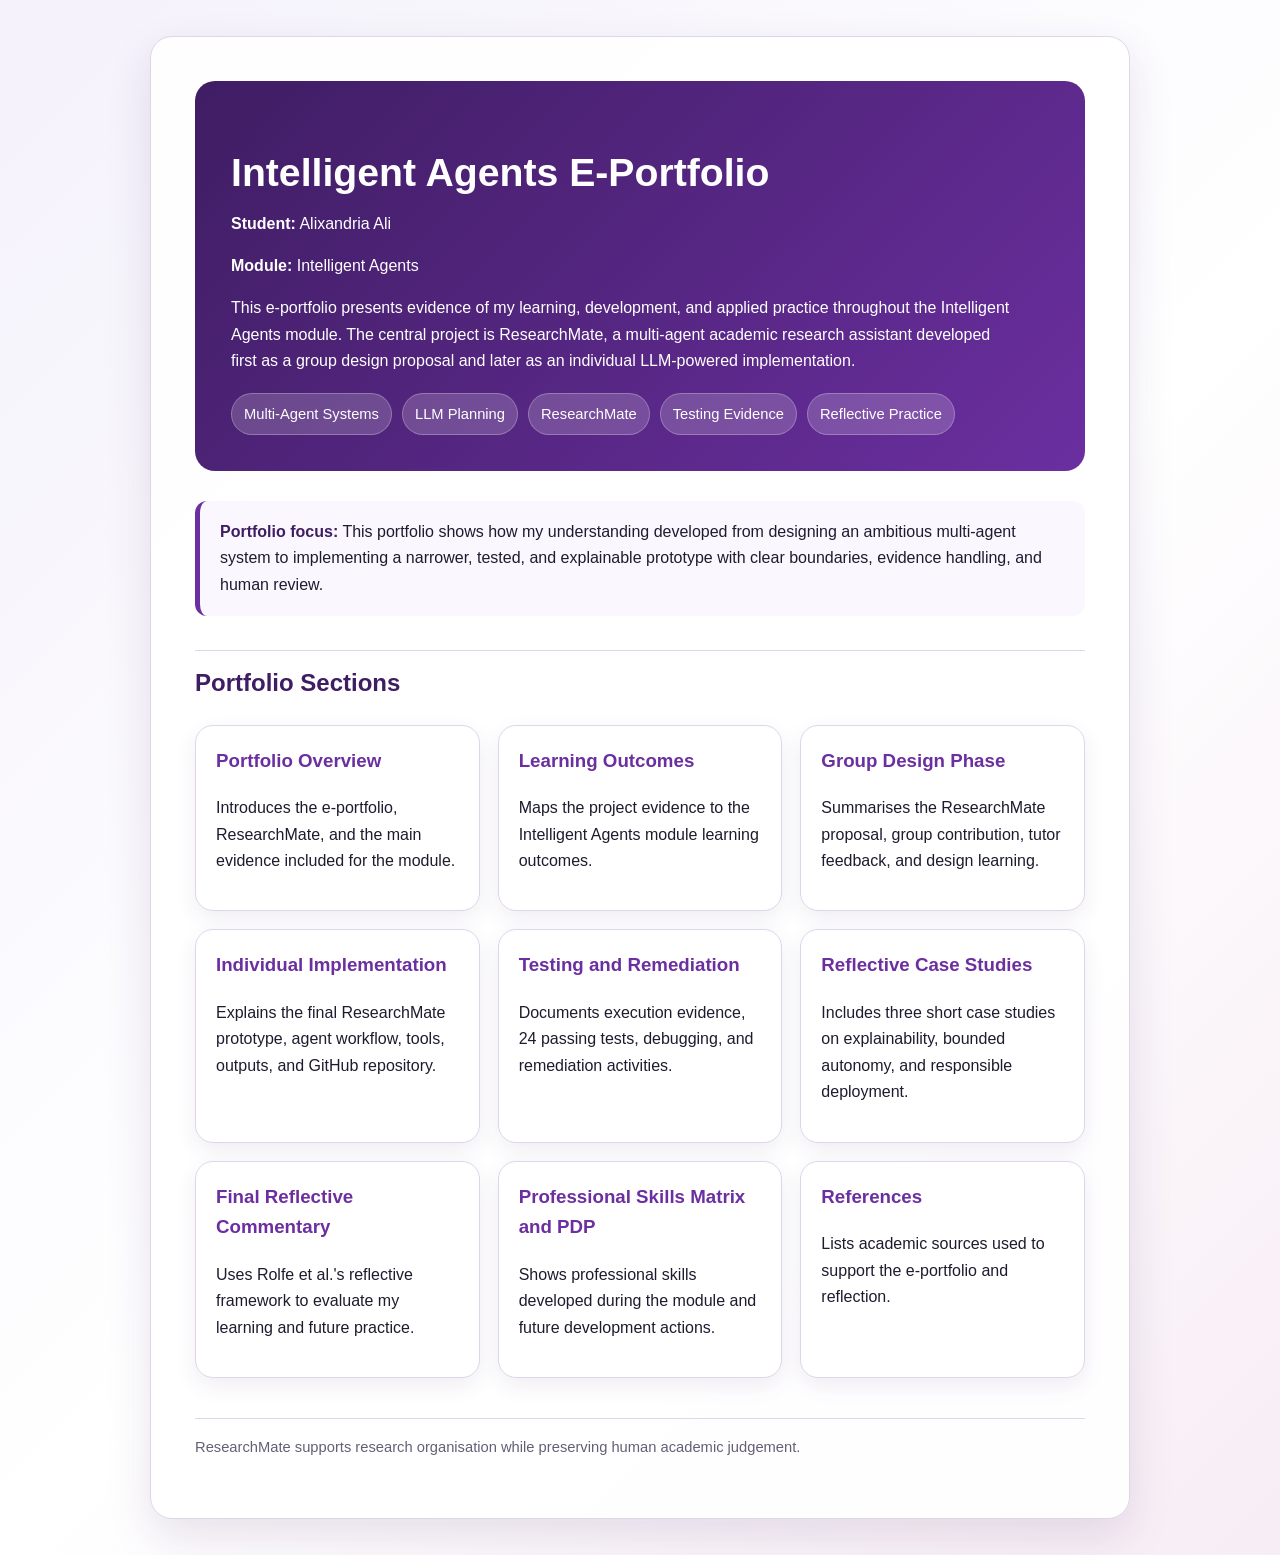
<file: index.html>
﻿<!DOCTYPE html>
<html lang="en">
<head>
  <meta charset="UTF-8">
  <title>Intelligent Agents E-Portfolio | Alixandria Ali</title>
  <link rel="stylesheet" href="style.css">
</head>
<body>
  <main>
    <section class="hero">
      <h1>Intelligent Agents E-Portfolio</h1>
      <p><strong>Student:</strong> Alixandria Ali</p>
      <p><strong>Module:</strong> Intelligent Agents</p>
      <p>
        This e-portfolio presents evidence of my learning, development, and applied practice throughout the Intelligent Agents module.
        The central project is ResearchMate, a multi-agent academic research assistant developed first as a group design proposal and later as an individual LLM-powered implementation.
      </p>

      <div class="badge-row">
        <span class="badge">Multi-Agent Systems</span>
        <span class="badge">LLM Planning</span>
        <span class="badge">ResearchMate</span>
        <span class="badge">Testing Evidence</span>
        <span class="badge">Reflective Practice</span>
      </div>
    </section>

    <section class="callout">
      <strong>Portfolio focus:</strong> This portfolio shows how my understanding developed from designing an ambitious multi-agent system to implementing a narrower, tested, and explainable prototype with clear boundaries, evidence handling, and human review.
    </section>

    <h2>Portfolio Sections</h2>

    <div class="card-grid">
      <div class="card">
        <h3><a href="portfolio-overview.html">Portfolio Overview</a></h3>
        <p>Introduces the e-portfolio, ResearchMate, and the main evidence included for the module.</p>
      </div>

      <div class="card">
        <h3><a href="learning-outcomes.html">Learning Outcomes</a></h3>
        <p>Maps the project evidence to the Intelligent Agents module learning outcomes.</p>
      </div>

      <div class="card">
        <h3><a href="group-project.html">Group Design Phase</a></h3>
        <p>Summarises the ResearchMate proposal, group contribution, tutor feedback, and design learning.</p>
      </div>

      <div class="card">
        <h3><a href="individual-implementation.html">Individual Implementation</a></h3>
        <p>Explains the final ResearchMate prototype, agent workflow, tools, outputs, and GitHub repository.</p>
      </div>

      <div class="card">
        <h3><a href="testing-remediation.html">Testing and Remediation</a></h3>
        <p>Documents execution evidence, 24 passing tests, debugging, and remediation activities.</p>
      </div>

      <div class="card">
        <h3><a href="case-studies.html">Reflective Case Studies</a></h3>
        <p>Includes three short case studies on explainability, bounded autonomy, and responsible deployment.</p>
      </div>

      <div class="card">
        <h3><a href="reflection.html">Final Reflective Commentary</a></h3>
        <p>Uses Rolfe et al.'s reflective framework to evaluate my learning and future practice.</p>
      </div>

      <div class="card">
        <h3><a href="skills-matrix.html">Professional Skills Matrix and PDP</a></h3>
        <p>Shows professional skills developed during the module and future development actions.</p>
      </div>

      <div class="card">
        <h3><a href="references.html">References</a></h3>
        <p>Lists academic sources used to support the e-portfolio and reflection.</p>
      </div>
    </div>

    <p class="footer-note">
      ResearchMate supports research organisation while preserving human academic judgement.
    </p>
  </main>
</body>
</html>
</file>
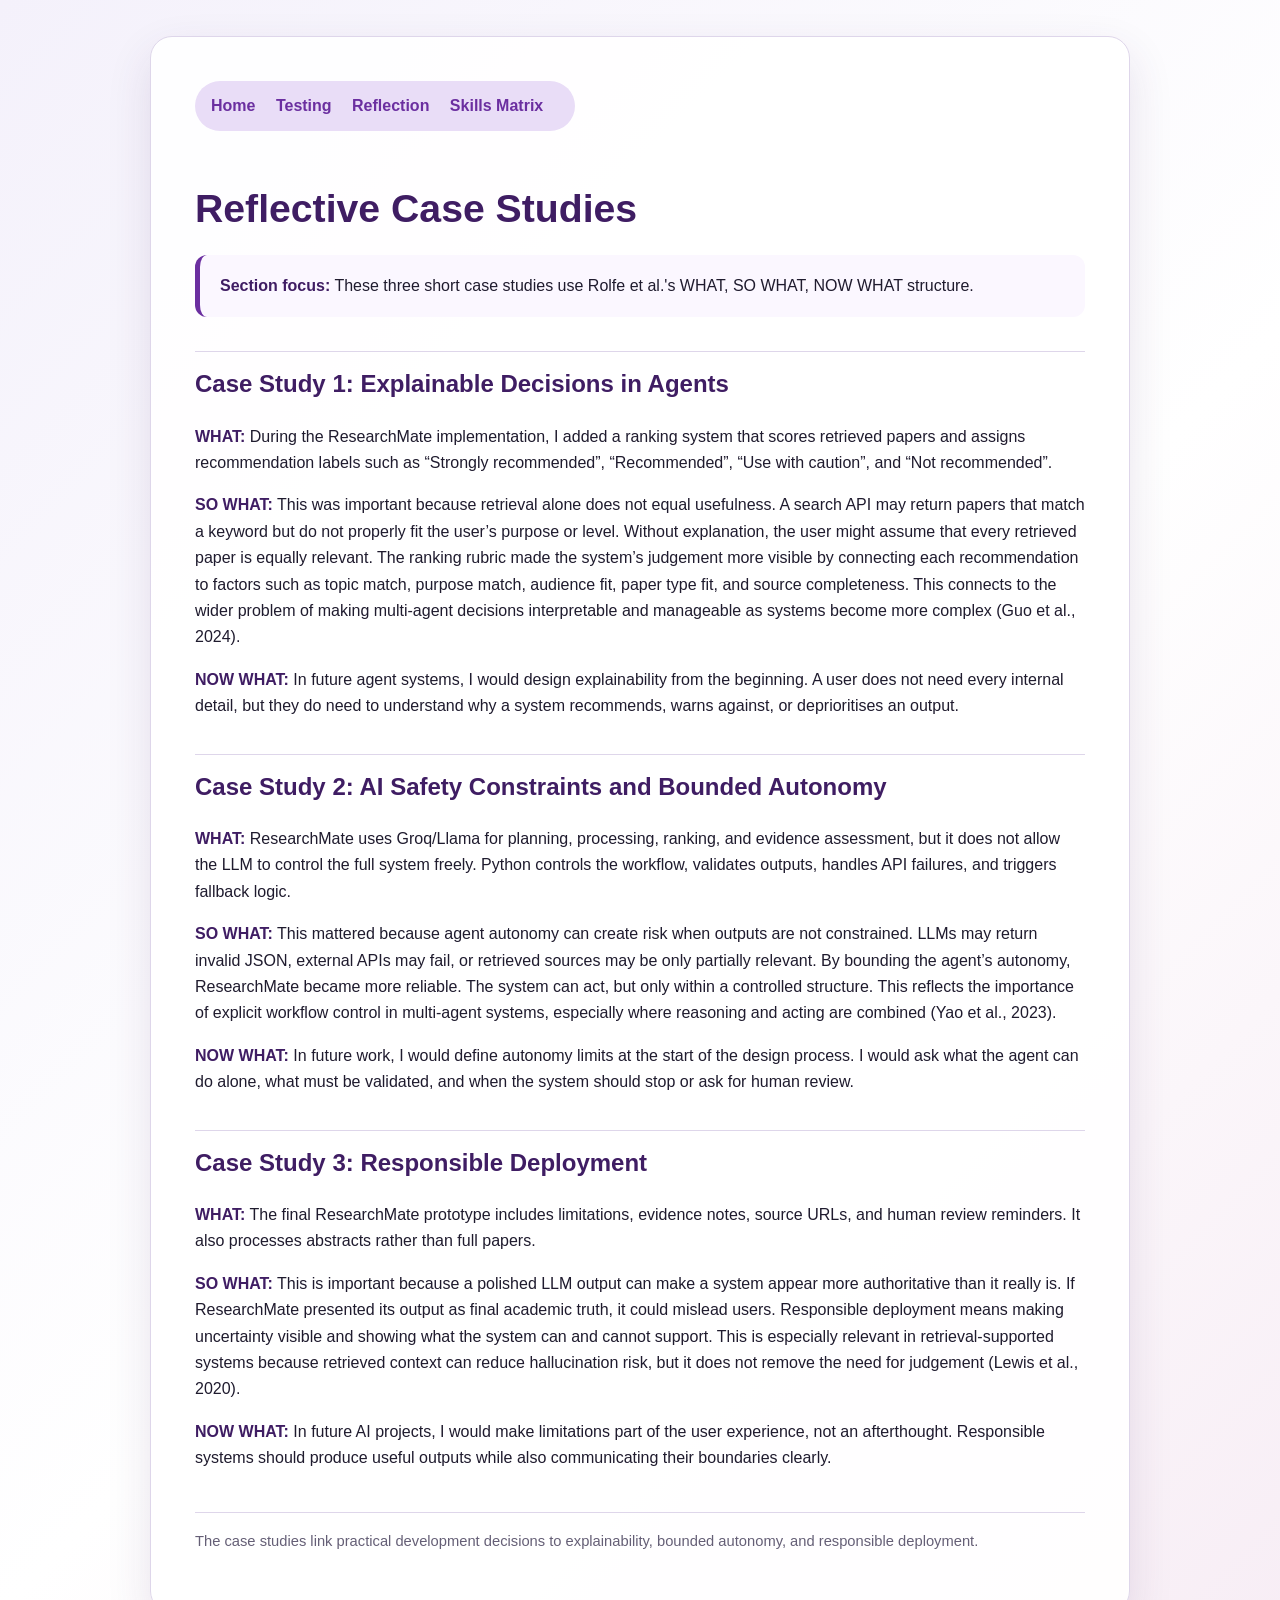
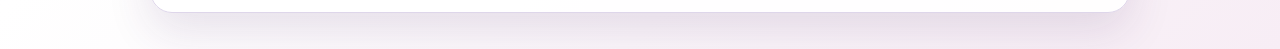
<file: case-studies.html>
﻿<!DOCTYPE html>
<html lang="en">
<head>
  <meta charset="UTF-8">
  <title>Reflective Case Studies | Intelligent Agents E-Portfolio</title>
  <link rel="stylesheet" href="style.css">
</head>
<body>
<main>
<nav>
  <a href="index.html">Home</a>
  <a href="testing-remediation.html">Testing</a>
  <a href="reflection.html">Reflection</a>
  <a href="skills-matrix.html">Skills Matrix</a>
</nav>

<h1>Reflective Case Studies</h1>

<section class="callout">
  <strong>Section focus:</strong> These three short case studies use Rolfe et al.'s WHAT, SO WHAT, NOW WHAT structure.
</section>

<h2>Case Study 1: Explainable Decisions in Agents</h2>
<p><strong>WHAT:</strong> During the ResearchMate implementation, I added a ranking system that scores retrieved papers and assigns recommendation labels such as “Strongly recommended”, “Recommended”, “Use with caution”, and “Not recommended”.</p>

<p><strong>SO WHAT:</strong> This was important because retrieval alone does not equal usefulness. A search API may return papers that match a keyword but do not properly fit the user’s purpose or level. Without explanation, the user might assume that every retrieved paper is equally relevant. The ranking rubric made the system’s judgement more visible by connecting each recommendation to factors such as topic match, purpose match, audience fit, paper type fit, and source completeness. This connects to the wider problem of making multi-agent decisions interpretable and manageable as systems become more complex (Guo et al., 2024).</p>

<p><strong>NOW WHAT:</strong> In future agent systems, I would design explainability from the beginning. A user does not need every internal detail, but they do need to understand why a system recommends, warns against, or deprioritises an output.</p>

<h2>Case Study 2: AI Safety Constraints and Bounded Autonomy</h2>
<p><strong>WHAT:</strong> ResearchMate uses Groq/Llama for planning, processing, ranking, and evidence assessment, but it does not allow the LLM to control the full system freely. Python controls the workflow, validates outputs, handles API failures, and triggers fallback logic.</p>

<p><strong>SO WHAT:</strong> This mattered because agent autonomy can create risk when outputs are not constrained. LLMs may return invalid JSON, external APIs may fail, or retrieved sources may be only partially relevant. By bounding the agent’s autonomy, ResearchMate became more reliable. The system can act, but only within a controlled structure. This reflects the importance of explicit workflow control in multi-agent systems, especially where reasoning and acting are combined (Yao et al., 2023).</p>

<p><strong>NOW WHAT:</strong> In future work, I would define autonomy limits at the start of the design process. I would ask what the agent can do alone, what must be validated, and when the system should stop or ask for human review.</p>

<h2>Case Study 3: Responsible Deployment</h2>
<p><strong>WHAT:</strong> The final ResearchMate prototype includes limitations, evidence notes, source URLs, and human review reminders. It also processes abstracts rather than full papers.</p>

<p><strong>SO WHAT:</strong> This is important because a polished LLM output can make a system appear more authoritative than it really is. If ResearchMate presented its output as final academic truth, it could mislead users. Responsible deployment means making uncertainty visible and showing what the system can and cannot support. This is especially relevant in retrieval-supported systems because retrieved context can reduce hallucination risk, but it does not remove the need for judgement (Lewis et al., 2020).</p>

<p><strong>NOW WHAT:</strong> In future AI projects, I would make limitations part of the user experience, not an afterthought. Responsible systems should produce useful outputs while also communicating their boundaries clearly.</p>

<p class="footer-note">The case studies link practical development decisions to explainability, bounded autonomy, and responsible deployment.</p>
</main>
</body>
</html>
</file>
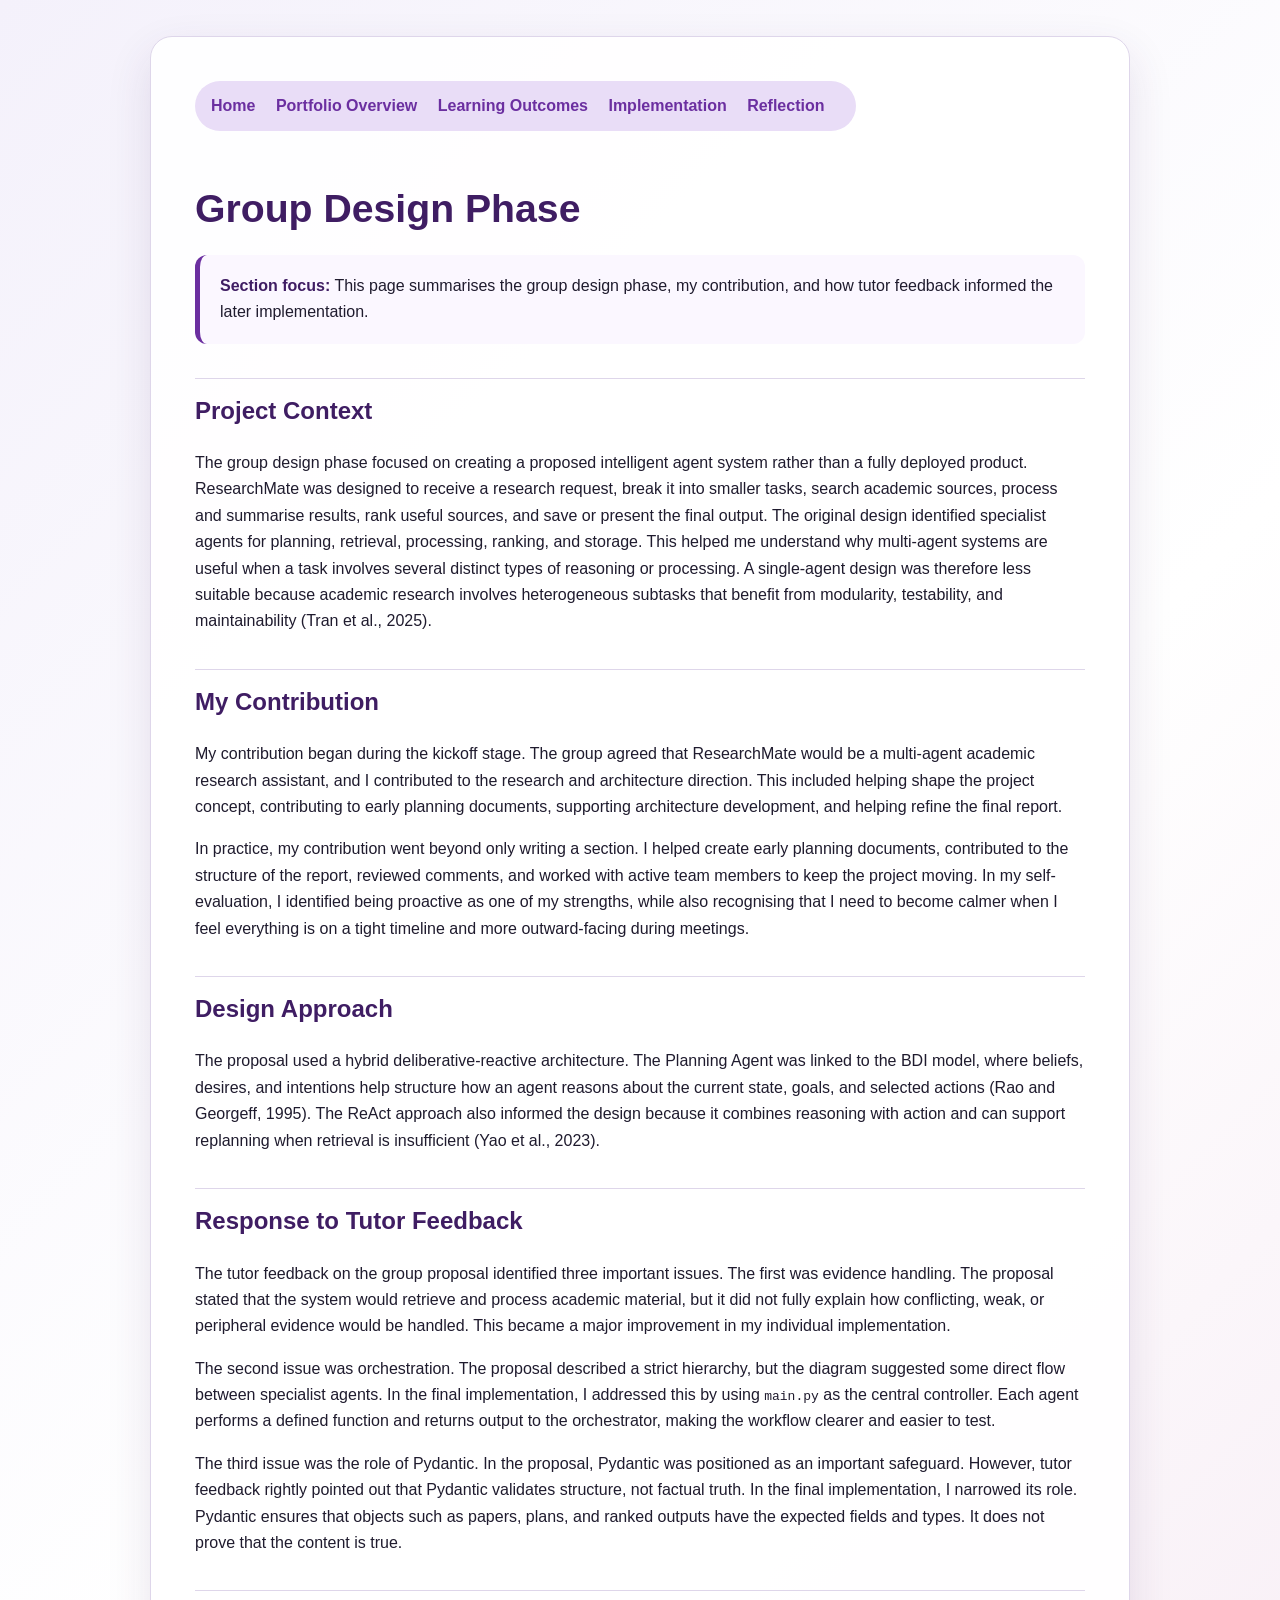
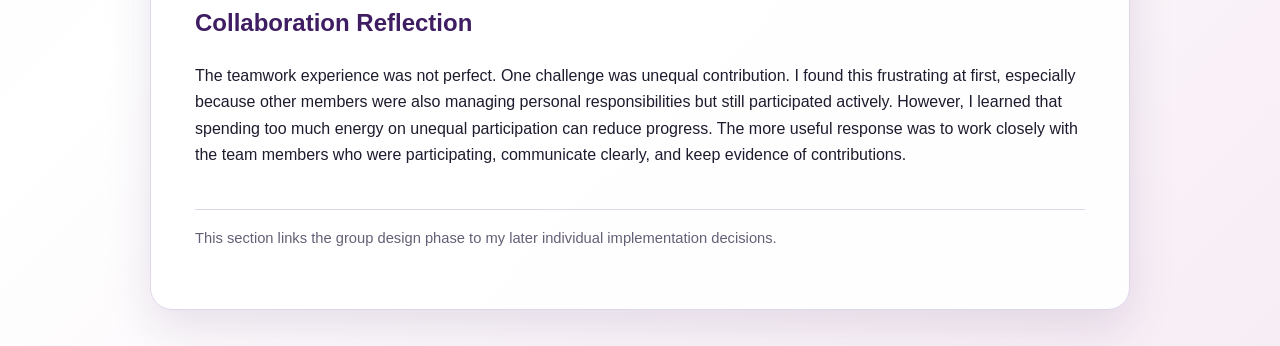
<file: group-project.html>
﻿<!DOCTYPE html>
<html lang="en">
<head>
  <meta charset="UTF-8">
  <title>Group Design Phase | Intelligent Agents E-Portfolio</title>
  <link rel="stylesheet" href="style.css">
</head>
<body>
<main>
<nav>
  <a href="index.html">Home</a>
  <a href="portfolio-overview.html">Portfolio Overview</a>
  <a href="learning-outcomes.html">Learning Outcomes</a>
  <a href="individual-implementation.html">Implementation</a>
  <a href="reflection.html">Reflection</a>
</nav>

<h1>Group Design Phase</h1>

<section class="callout">
  <strong>Section focus:</strong> This page summarises the group design phase, my contribution, and how tutor feedback informed the later implementation.
</section>

<h2>Project Context</h2>
<p>
The group design phase focused on creating a proposed intelligent agent system rather than a fully deployed product. ResearchMate was designed to receive a research request, break it into smaller tasks, search academic sources, process and summarise results, rank useful sources, and save or present the final output. The original design identified specialist agents for planning, retrieval, processing, ranking, and storage. This helped me understand why multi-agent systems are useful when a task involves several distinct types of reasoning or processing. A single-agent design was therefore less suitable because academic research involves heterogeneous subtasks that benefit from modularity, testability, and maintainability (Tran et al., 2025).
</p>

<h2>My Contribution</h2>
<p>
My contribution began during the kickoff stage. The group agreed that ResearchMate would be a multi-agent academic research assistant, and I contributed to the research and architecture direction. This included helping shape the project concept, contributing to early planning documents, supporting architecture development, and helping refine the final report.
</p>

<p>
In practice, my contribution went beyond only writing a section. I helped create early planning documents, contributed to the structure of the report, reviewed comments, and worked with active team members to keep the project moving. In my self-evaluation, I identified being proactive as one of my strengths, while also recognising that I need to become calmer when I feel everything is on a tight timeline and more outward-facing during meetings.
</p>

<h2>Design Approach</h2>
<p>
The proposal used a hybrid deliberative-reactive architecture. The Planning Agent was linked to the BDI model, where beliefs, desires, and intentions help structure how an agent reasons about the current state, goals, and selected actions (Rao and Georgeff, 1995). The ReAct approach also informed the design because it combines reasoning with action and can support replanning when retrieval is insufficient (Yao et al., 2023).
</p>

<h2>Response to Tutor Feedback</h2>
<p>
The tutor feedback on the group proposal identified three important issues. The first was evidence handling. The proposal stated that the system would retrieve and process academic material, but it did not fully explain how conflicting, weak, or peripheral evidence would be handled. This became a major improvement in my individual implementation.
</p>

<p>
The second issue was orchestration. The proposal described a strict hierarchy, but the diagram suggested some direct flow between specialist agents. In the final implementation, I addressed this by using <code>main.py</code> as the central controller. Each agent performs a defined function and returns output to the orchestrator, making the workflow clearer and easier to test.
</p>

<p>
The third issue was the role of Pydantic. In the proposal, Pydantic was positioned as an important safeguard. However, tutor feedback rightly pointed out that Pydantic validates structure, not factual truth. In the final implementation, I narrowed its role. Pydantic ensures that objects such as papers, plans, and ranked outputs have the expected fields and types. It does not prove that the content is true.
</p>

<h2>Collaboration Reflection</h2>
<p>
The teamwork experience was not perfect. One challenge was unequal contribution. I found this frustrating at first, especially because other members were also managing personal responsibilities but still participated actively. However, I learned that spending too much energy on unequal participation can reduce progress. The more useful response was to work closely with the team members who were participating, communicate clearly, and keep evidence of contributions.
</p>

<p class="footer-note">This section links the group design phase to my later individual implementation decisions.</p>
</main>
</body>
</html>
</file>
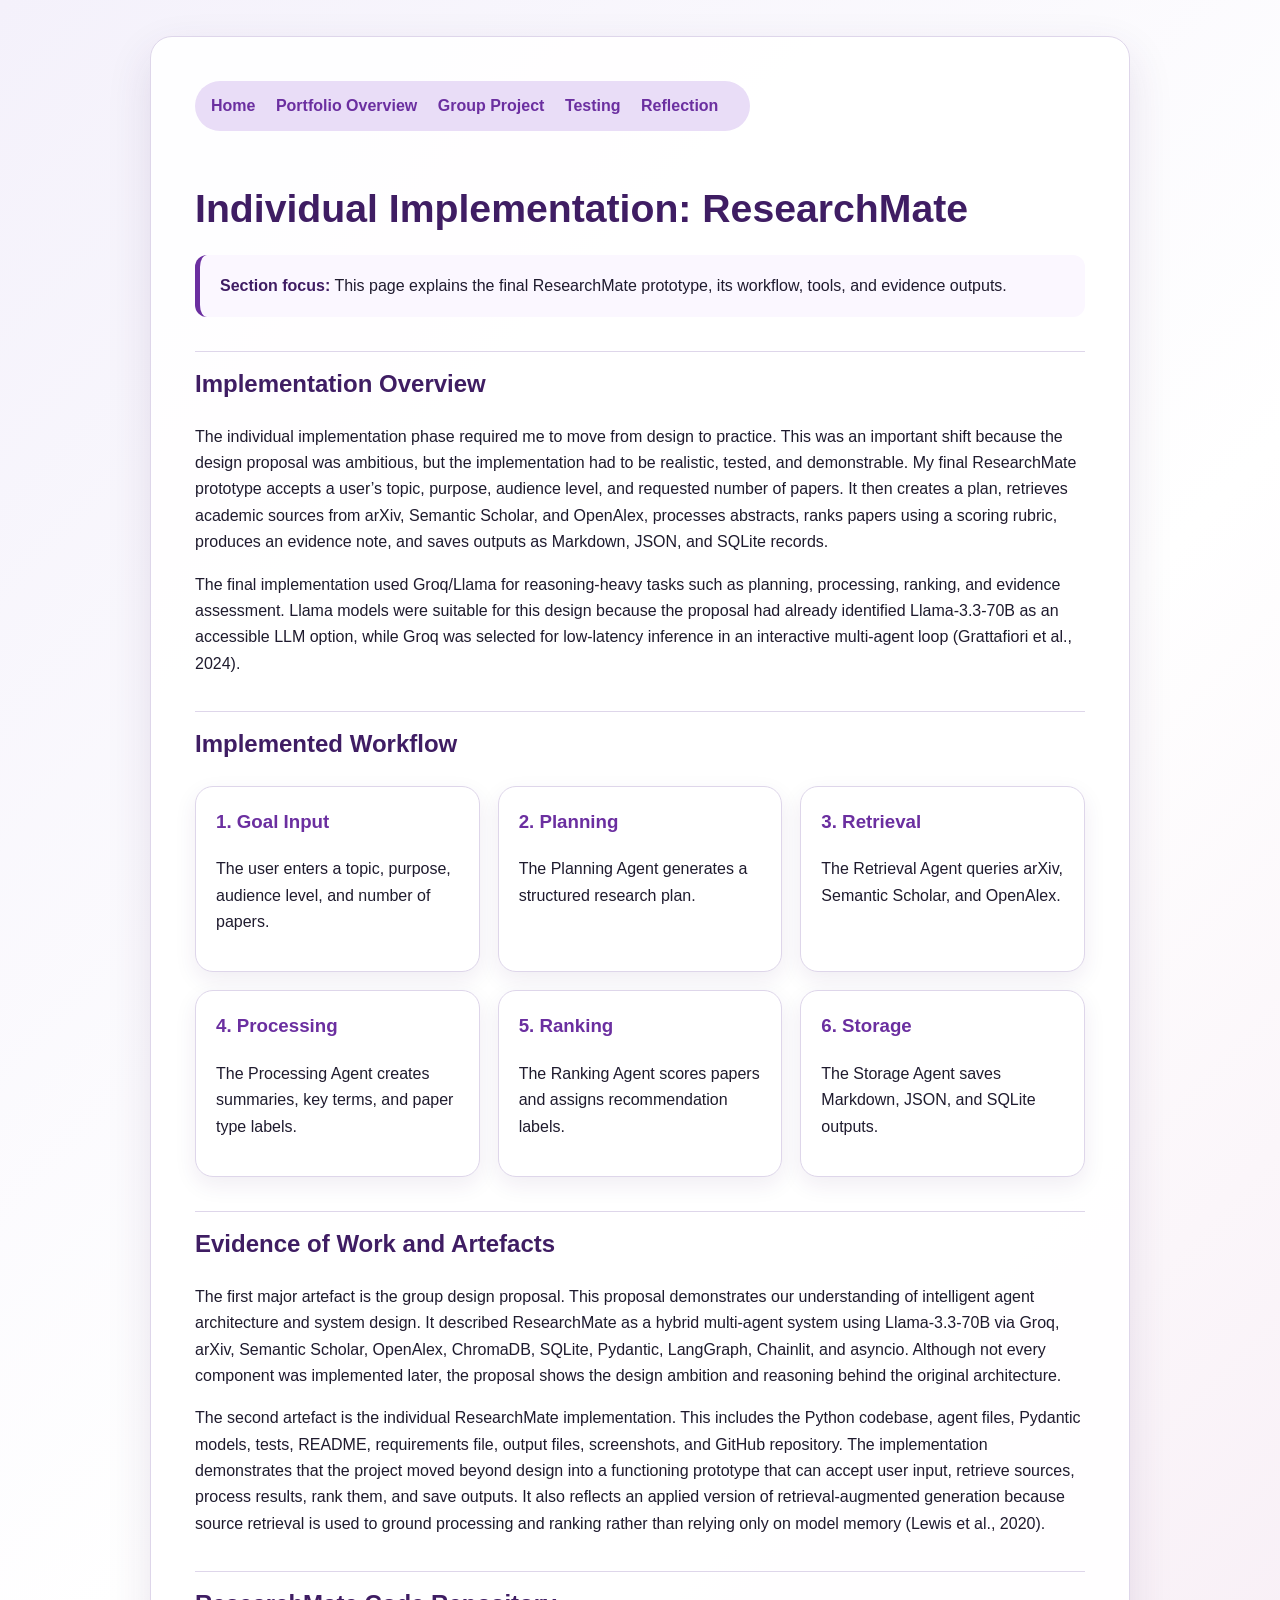
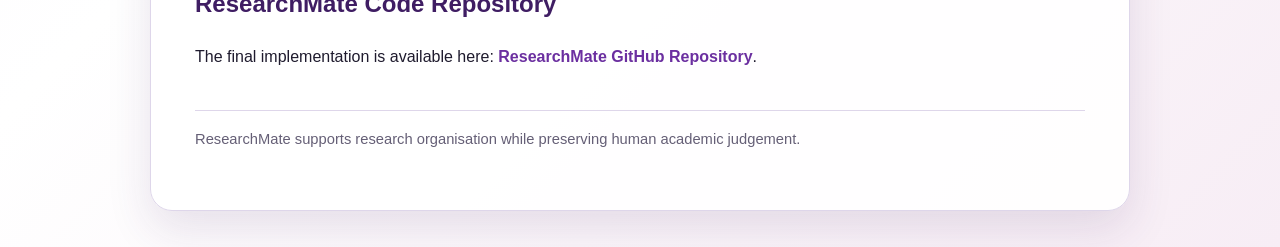
<file: individual-implementation.html>
﻿<!DOCTYPE html>
<html lang="en">
<head>
  <meta charset="UTF-8">
  <title>Individual Implementation | Intelligent Agents E-Portfolio</title>
  <link rel="stylesheet" href="style.css">
</head>
<body>
<main>
<nav>
  <a href="index.html">Home</a>
  <a href="portfolio-overview.html">Portfolio Overview</a>
  <a href="group-project.html">Group Project</a>
  <a href="testing-remediation.html">Testing</a>
  <a href="reflection.html">Reflection</a>
</nav>

<h1>Individual Implementation: ResearchMate</h1>

<section class="callout">
  <strong>Section focus:</strong> This page explains the final ResearchMate prototype, its workflow, tools, and evidence outputs.
</section>

<h2>Implementation Overview</h2>
<p>
The individual implementation phase required me to move from design to practice. This was an important shift because the design proposal was ambitious, but the implementation had to be realistic, tested, and demonstrable. My final ResearchMate prototype accepts a user’s topic, purpose, audience level, and requested number of papers. It then creates a plan, retrieves academic sources from arXiv, Semantic Scholar, and OpenAlex, processes abstracts, ranks papers using a scoring rubric, produces an evidence note, and saves outputs as Markdown, JSON, and SQLite records.
</p>

<p>
The final implementation used Groq/Llama for reasoning-heavy tasks such as planning, processing, ranking, and evidence assessment. Llama models were suitable for this design because the proposal had already identified Llama-3.3-70B as an accessible LLM option, while Groq was selected for low-latency inference in an interactive multi-agent loop (Grattafiori et al., 2024).
</p>

<h2>Implemented Workflow</h2>
<div class="card-grid">
  <div class="card"><h3>1. Goal Input</h3><p>The user enters a topic, purpose, audience level, and number of papers.</p></div>
  <div class="card"><h3>2. Planning</h3><p>The Planning Agent generates a structured research plan.</p></div>
  <div class="card"><h3>3. Retrieval</h3><p>The Retrieval Agent queries arXiv, Semantic Scholar, and OpenAlex.</p></div>
  <div class="card"><h3>4. Processing</h3><p>The Processing Agent creates summaries, key terms, and paper type labels.</p></div>
  <div class="card"><h3>5. Ranking</h3><p>The Ranking Agent scores papers and assigns recommendation labels.</p></div>
  <div class="card"><h3>6. Storage</h3><p>The Storage Agent saves Markdown, JSON, and SQLite outputs.</p></div>
</div>

<h2>Evidence of Work and Artefacts</h2>
<p>
The first major artefact is the group design proposal. This proposal demonstrates our understanding of intelligent agent architecture and system design. It described ResearchMate as a hybrid multi-agent system using Llama-3.3-70B via Groq, arXiv, Semantic Scholar, OpenAlex, ChromaDB, SQLite, Pydantic, LangGraph, Chainlit, and asyncio. Although not every component was implemented later, the proposal shows the design ambition and reasoning behind the original architecture.
</p>

<p>
The second artefact is the individual ResearchMate implementation. This includes the Python codebase, agent files, Pydantic models, tests, README, requirements file, output files, screenshots, and GitHub repository. The implementation demonstrates that the project moved beyond design into a functioning prototype that can accept user input, retrieve sources, process results, rank them, and save outputs. It also reflects an applied version of retrieval-augmented generation because source retrieval is used to ground processing and ranking rather than relying only on model memory (Lewis et al., 2020).
</p>

<h2>ResearchMate Code Repository</h2>
<p>
The final implementation is available here:
<a href="https://github.com/AlixAli2611/ResearchMate">ResearchMate GitHub Repository</a>.
</p>

<p class="footer-note">ResearchMate supports research organisation while preserving human academic judgement.</p>
</main>
</body>
</html>
</file>
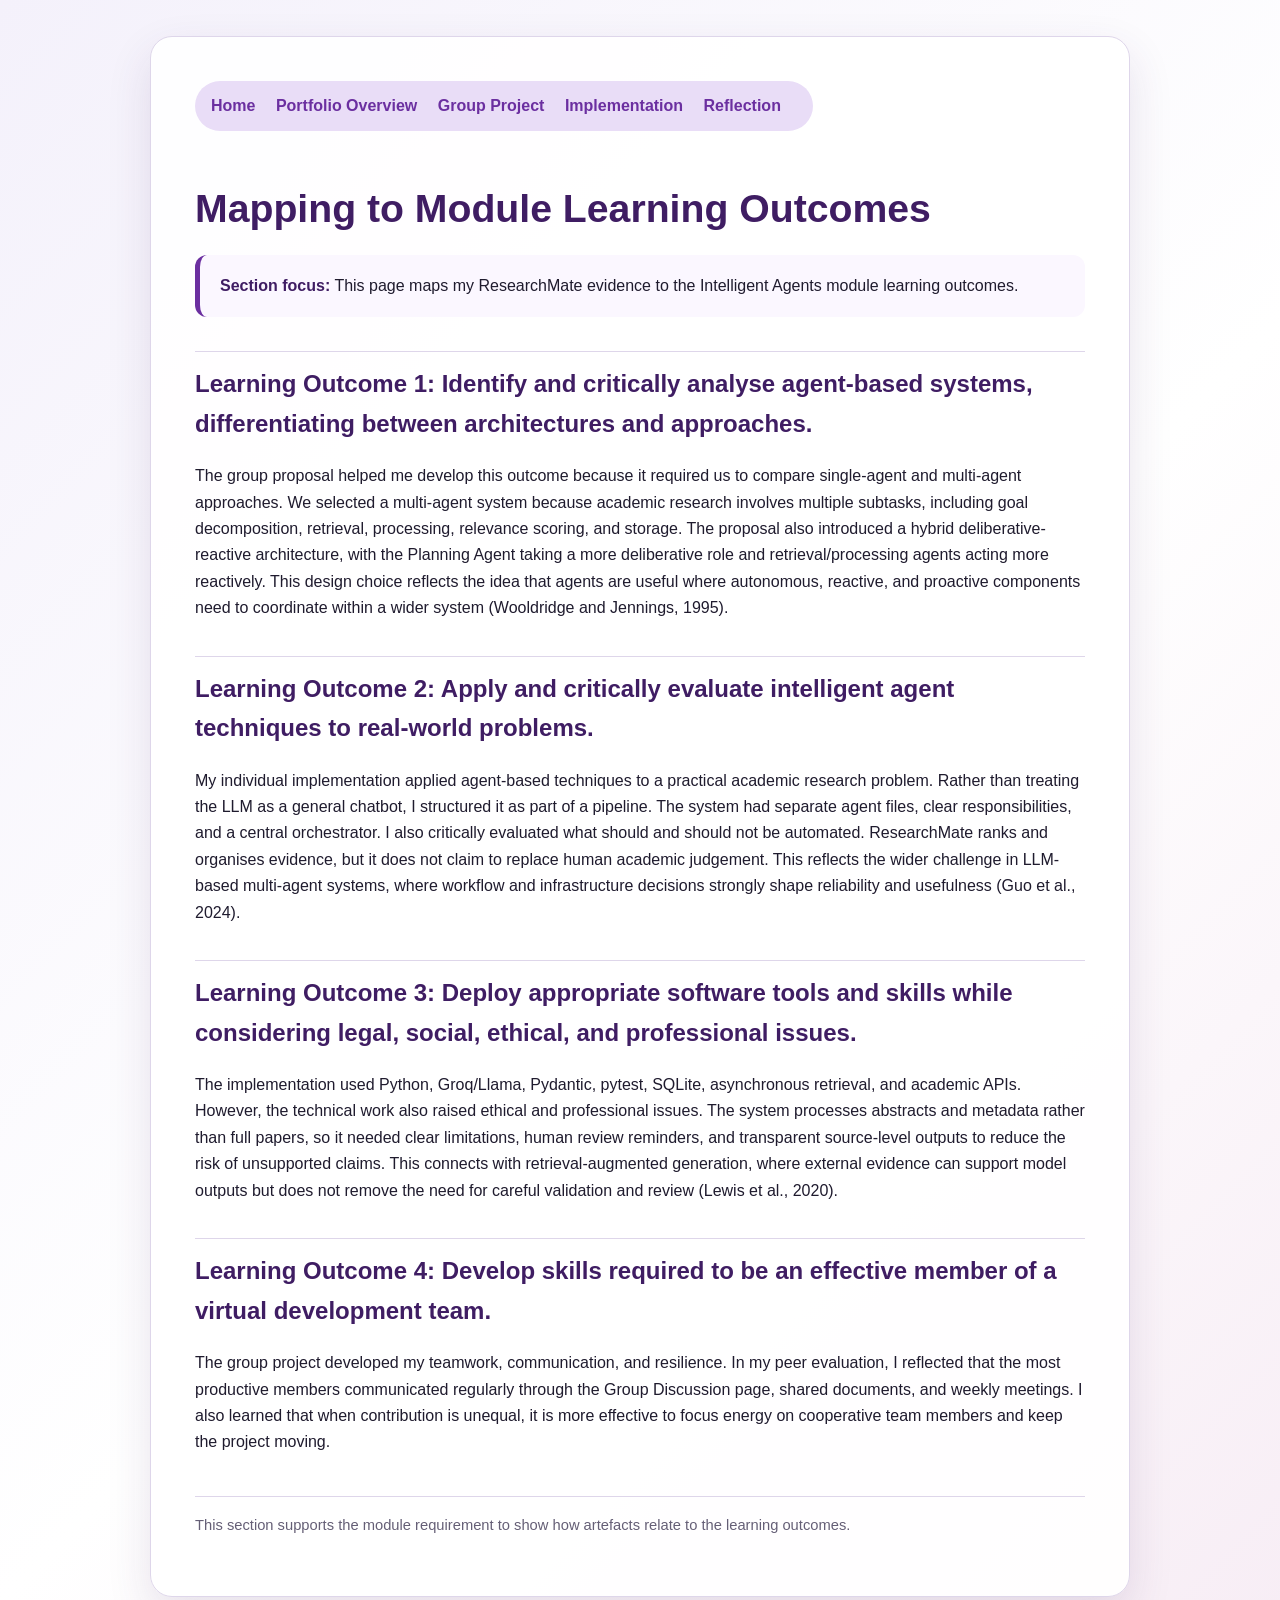
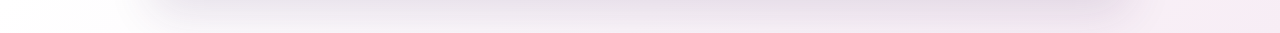
<file: learning-outcomes.html>
﻿<!DOCTYPE html>
<html lang="en">
<head>
  <meta charset="UTF-8">
  <title>Learning Outcomes | Intelligent Agents E-Portfolio</title>
  <link rel="stylesheet" href="style.css">
</head>
<body>
<main>
<nav>
  <a href="index.html">Home</a>
  <a href="portfolio-overview.html">Portfolio Overview</a>
  <a href="group-project.html">Group Project</a>
  <a href="individual-implementation.html">Implementation</a>
  <a href="reflection.html">Reflection</a>
</nav>

<h1>Mapping to Module Learning Outcomes</h1>

<section class="callout">
  <strong>Section focus:</strong> This page maps my ResearchMate evidence to the Intelligent Agents module learning outcomes.
</section>

<h2>Learning Outcome 1: Identify and critically analyse agent-based systems, differentiating between architectures and approaches.</h2>
<p>
The group proposal helped me develop this outcome because it required us to compare single-agent and multi-agent approaches. We selected a multi-agent system because academic research involves multiple subtasks, including goal decomposition, retrieval, processing, relevance scoring, and storage. The proposal also introduced a hybrid deliberative-reactive architecture, with the Planning Agent taking a more deliberative role and retrieval/processing agents acting more reactively. This design choice reflects the idea that agents are useful where autonomous, reactive, and proactive components need to coordinate within a wider system (Wooldridge and Jennings, 1995).
</p>

<h2>Learning Outcome 2: Apply and critically evaluate intelligent agent techniques to real-world problems.</h2>
<p>
My individual implementation applied agent-based techniques to a practical academic research problem. Rather than treating the LLM as a general chatbot, I structured it as part of a pipeline. The system had separate agent files, clear responsibilities, and a central orchestrator. I also critically evaluated what should and should not be automated. ResearchMate ranks and organises evidence, but it does not claim to replace human academic judgement. This reflects the wider challenge in LLM-based multi-agent systems, where workflow and infrastructure decisions strongly shape reliability and usefulness (Guo et al., 2024).
</p>

<h2>Learning Outcome 3: Deploy appropriate software tools and skills while considering legal, social, ethical, and professional issues.</h2>
<p>
The implementation used Python, Groq/Llama, Pydantic, pytest, SQLite, asynchronous retrieval, and academic APIs. However, the technical work also raised ethical and professional issues. The system processes abstracts and metadata rather than full papers, so it needed clear limitations, human review reminders, and transparent source-level outputs to reduce the risk of unsupported claims. This connects with retrieval-augmented generation, where external evidence can support model outputs but does not remove the need for careful validation and review (Lewis et al., 2020).
</p>

<h2>Learning Outcome 4: Develop skills required to be an effective member of a virtual development team.</h2>
<p>
The group project developed my teamwork, communication, and resilience. In my peer evaluation, I reflected that the most productive members communicated regularly through the Group Discussion page, shared documents, and weekly meetings. I also learned that when contribution is unequal, it is more effective to focus energy on cooperative team members and keep the project moving.
</p>

<p class="footer-note">This section supports the module requirement to show how artefacts relate to the learning outcomes.</p>
</main>
</body>
</html>
</file>
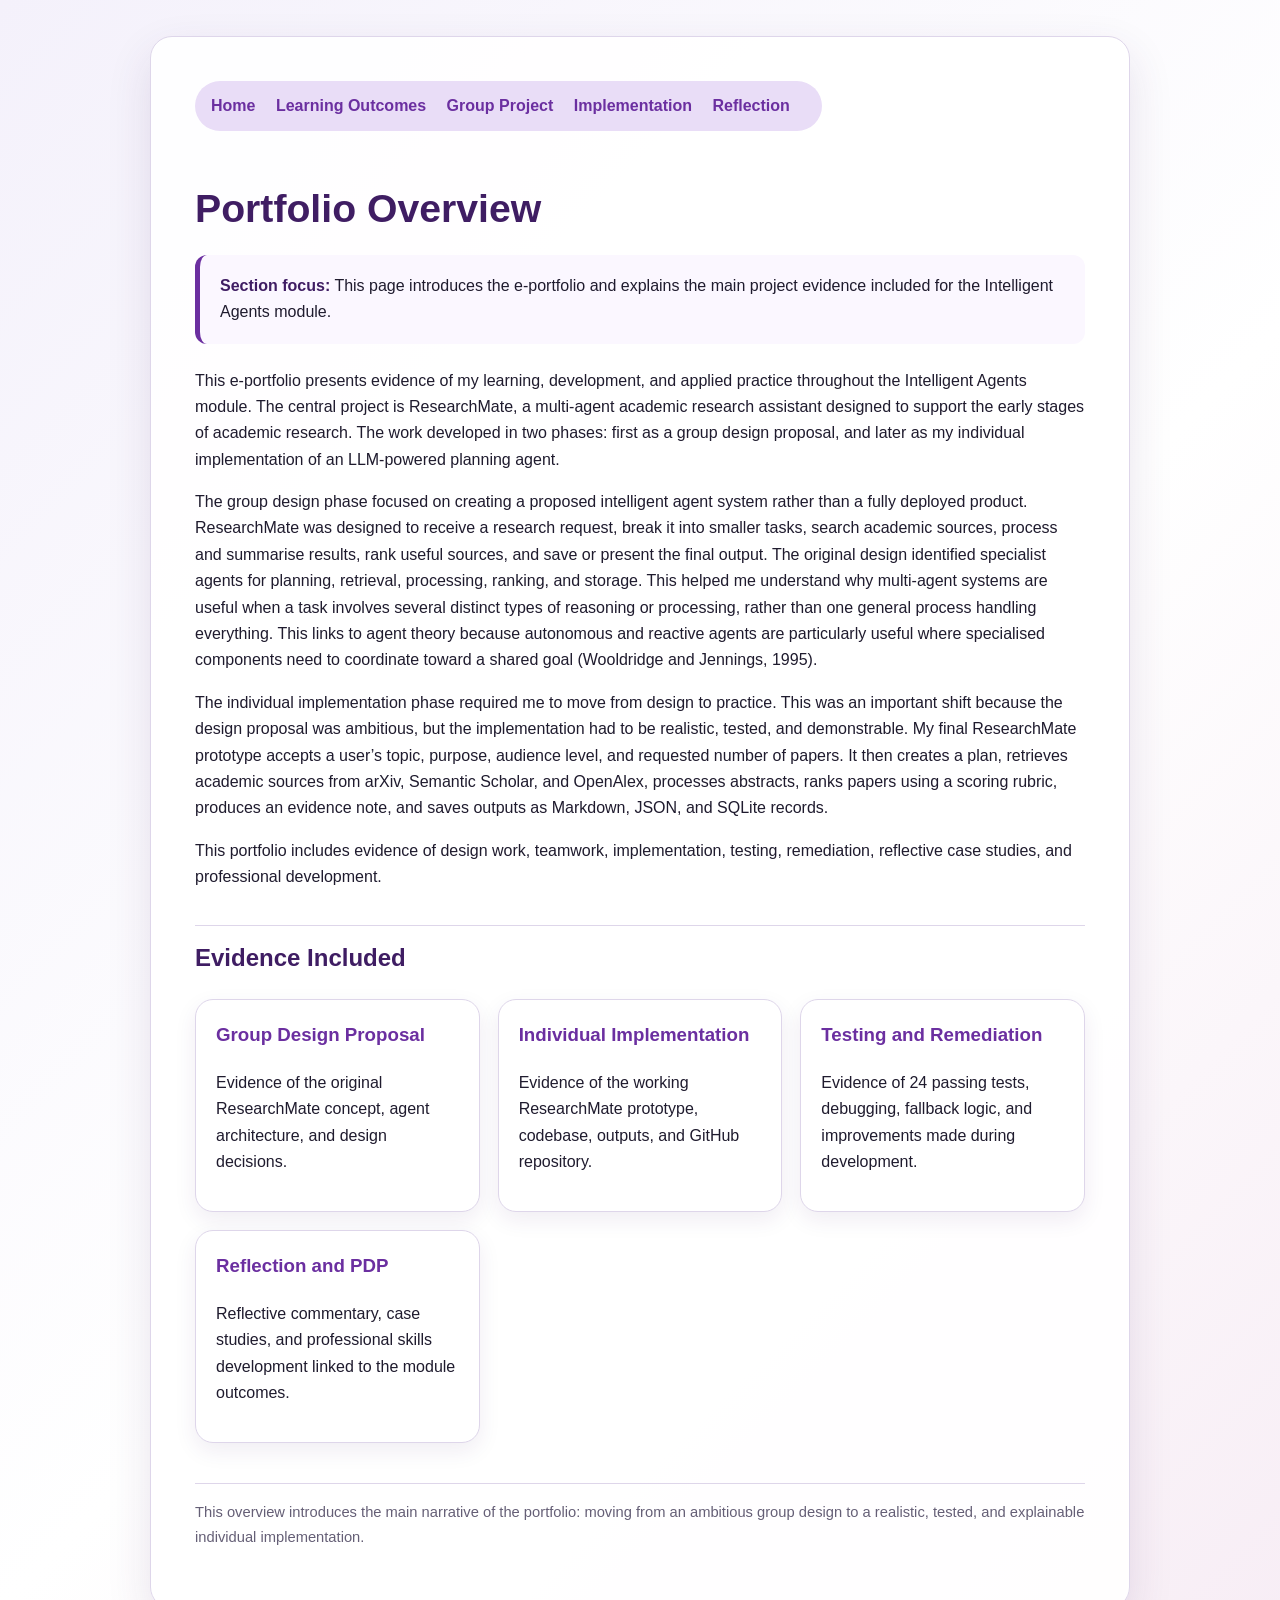
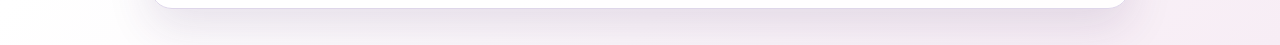
<file: portfolio-overview.html>
﻿<!DOCTYPE html>
<html lang="en">
<head>
  <meta charset="UTF-8">
  <title>Portfolio Overview | Intelligent Agents E-Portfolio</title>
  <link rel="stylesheet" href="style.css">
</head>
<body>
<main>
<nav>
  <a href="index.html">Home</a>
  <a href="learning-outcomes.html">Learning Outcomes</a>
  <a href="group-project.html">Group Project</a>
  <a href="individual-implementation.html">Implementation</a>
  <a href="reflection.html">Reflection</a>
</nav>

<h1>Portfolio Overview</h1>

<section class="callout">
  <strong>Section focus:</strong> This page introduces the e-portfolio and explains the main project evidence included for the Intelligent Agents module.
</section>

<p>
This e-portfolio presents evidence of my learning, development, and applied practice throughout the Intelligent Agents module. The central project is ResearchMate, a multi-agent academic research assistant designed to support the early stages of academic research. The work developed in two phases: first as a group design proposal, and later as my individual implementation of an LLM-powered planning agent.
</p>

<p>
The group design phase focused on creating a proposed intelligent agent system rather than a fully deployed product. ResearchMate was designed to receive a research request, break it into smaller tasks, search academic sources, process and summarise results, rank useful sources, and save or present the final output. The original design identified specialist agents for planning, retrieval, processing, ranking, and storage. This helped me understand why multi-agent systems are useful when a task involves several distinct types of reasoning or processing, rather than one general process handling everything. This links to agent theory because autonomous and reactive agents are particularly useful where specialised components need to coordinate toward a shared goal (Wooldridge and Jennings, 1995).
</p>

<p>
The individual implementation phase required me to move from design to practice. This was an important shift because the design proposal was ambitious, but the implementation had to be realistic, tested, and demonstrable. My final ResearchMate prototype accepts a user’s topic, purpose, audience level, and requested number of papers. It then creates a plan, retrieves academic sources from arXiv, Semantic Scholar, and OpenAlex, processes abstracts, ranks papers using a scoring rubric, produces an evidence note, and saves outputs as Markdown, JSON, and SQLite records.
</p>

<p>
This portfolio includes evidence of design work, teamwork, implementation, testing, remediation, reflective case studies, and professional development.
</p>

<h2>Evidence Included</h2>

<div class="card-grid">
  <div class="card">
    <h3>Group Design Proposal</h3>
    <p>Evidence of the original ResearchMate concept, agent architecture, and design decisions.</p>
  </div>

  <div class="card">
    <h3>Individual Implementation</h3>
    <p>Evidence of the working ResearchMate prototype, codebase, outputs, and GitHub repository.</p>
  </div>

  <div class="card">
    <h3>Testing and Remediation</h3>
    <p>Evidence of 24 passing tests, debugging, fallback logic, and improvements made during development.</p>
  </div>

  <div class="card">
    <h3>Reflection and PDP</h3>
    <p>Reflective commentary, case studies, and professional skills development linked to the module outcomes.</p>
  </div>
</div>

<p class="footer-note">
This overview introduces the main narrative of the portfolio: moving from an ambitious group design to a realistic, tested, and explainable individual implementation.
</p>
</main>
</body>
</html>
</file>
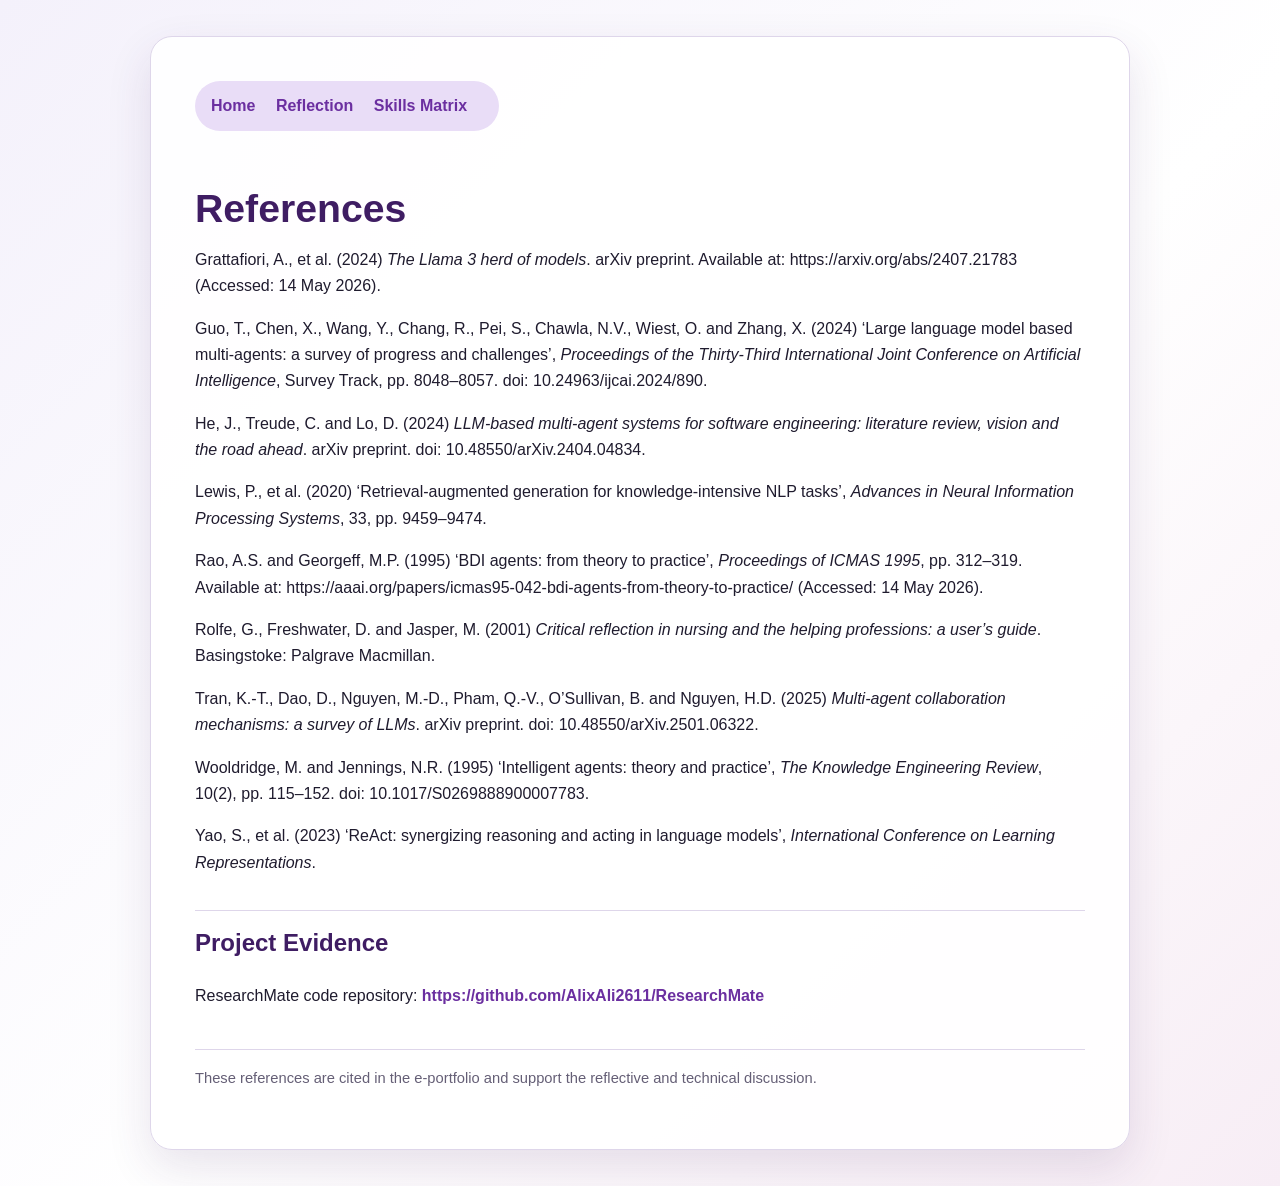
<file: references.html>
﻿<!DOCTYPE html>
<html lang="en">
<head>
  <meta charset="UTF-8">
  <title>References | Intelligent Agents E-Portfolio</title>
  <link rel="stylesheet" href="style.css">
</head>
<body>
<main>
<nav>
  <a href="index.html">Home</a>
  <a href="reflection.html">Reflection</a>
  <a href="skills-matrix.html">Skills Matrix</a>
</nav>

<h1>References</h1>

<p>Grattafiori, A., et al. (2024) <em>The Llama 3 herd of models</em>. arXiv preprint. Available at: https://arxiv.org/abs/2407.21783 (Accessed: 14 May 2026).</p>

<p>Guo, T., Chen, X., Wang, Y., Chang, R., Pei, S., Chawla, N.V., Wiest, O. and Zhang, X. (2024) ‘Large language model based multi-agents: a survey of progress and challenges’, <em>Proceedings of the Thirty-Third International Joint Conference on Artificial Intelligence</em>, Survey Track, pp. 8048–8057. doi: 10.24963/ijcai.2024/890.</p>

<p>He, J., Treude, C. and Lo, D. (2024) <em>LLM-based multi-agent systems for software engineering: literature review, vision and the road ahead</em>. arXiv preprint. doi: 10.48550/arXiv.2404.04834.</p>

<p>Lewis, P., et al. (2020) ‘Retrieval-augmented generation for knowledge-intensive NLP tasks’, <em>Advances in Neural Information Processing Systems</em>, 33, pp. 9459–9474.</p>

<p>Rao, A.S. and Georgeff, M.P. (1995) ‘BDI agents: from theory to practice’, <em>Proceedings of ICMAS 1995</em>, pp. 312–319. Available at: https://aaai.org/papers/icmas95-042-bdi-agents-from-theory-to-practice/ (Accessed: 14 May 2026).</p>

<p>Rolfe, G., Freshwater, D. and Jasper, M. (2001) <em>Critical reflection in nursing and the helping professions: a user’s guide</em>. Basingstoke: Palgrave Macmillan.</p>

<p>Tran, K.-T., Dao, D., Nguyen, M.-D., Pham, Q.-V., O’Sullivan, B. and Nguyen, H.D. (2025) <em>Multi-agent collaboration mechanisms: a survey of LLMs</em>. arXiv preprint. doi: 10.48550/arXiv.2501.06322.</p>

<p>Wooldridge, M. and Jennings, N.R. (1995) ‘Intelligent agents: theory and practice’, <em>The Knowledge Engineering Review</em>, 10(2), pp. 115–152. doi: 10.1017/S0269888900007783.</p>

<p>Yao, S., et al. (2023) ‘ReAct: synergizing reasoning and acting in language models’, <em>International Conference on Learning Representations</em>.</p>

<h2>Project Evidence</h2>
<p>ResearchMate code repository: <a href="https://github.com/AlixAli2611/ResearchMate">https://github.com/AlixAli2611/ResearchMate</a></p>

<p class="footer-note">These references are cited in the e-portfolio and support the reflective and technical discussion.</p>
</main>
</body>
</html>
</file>
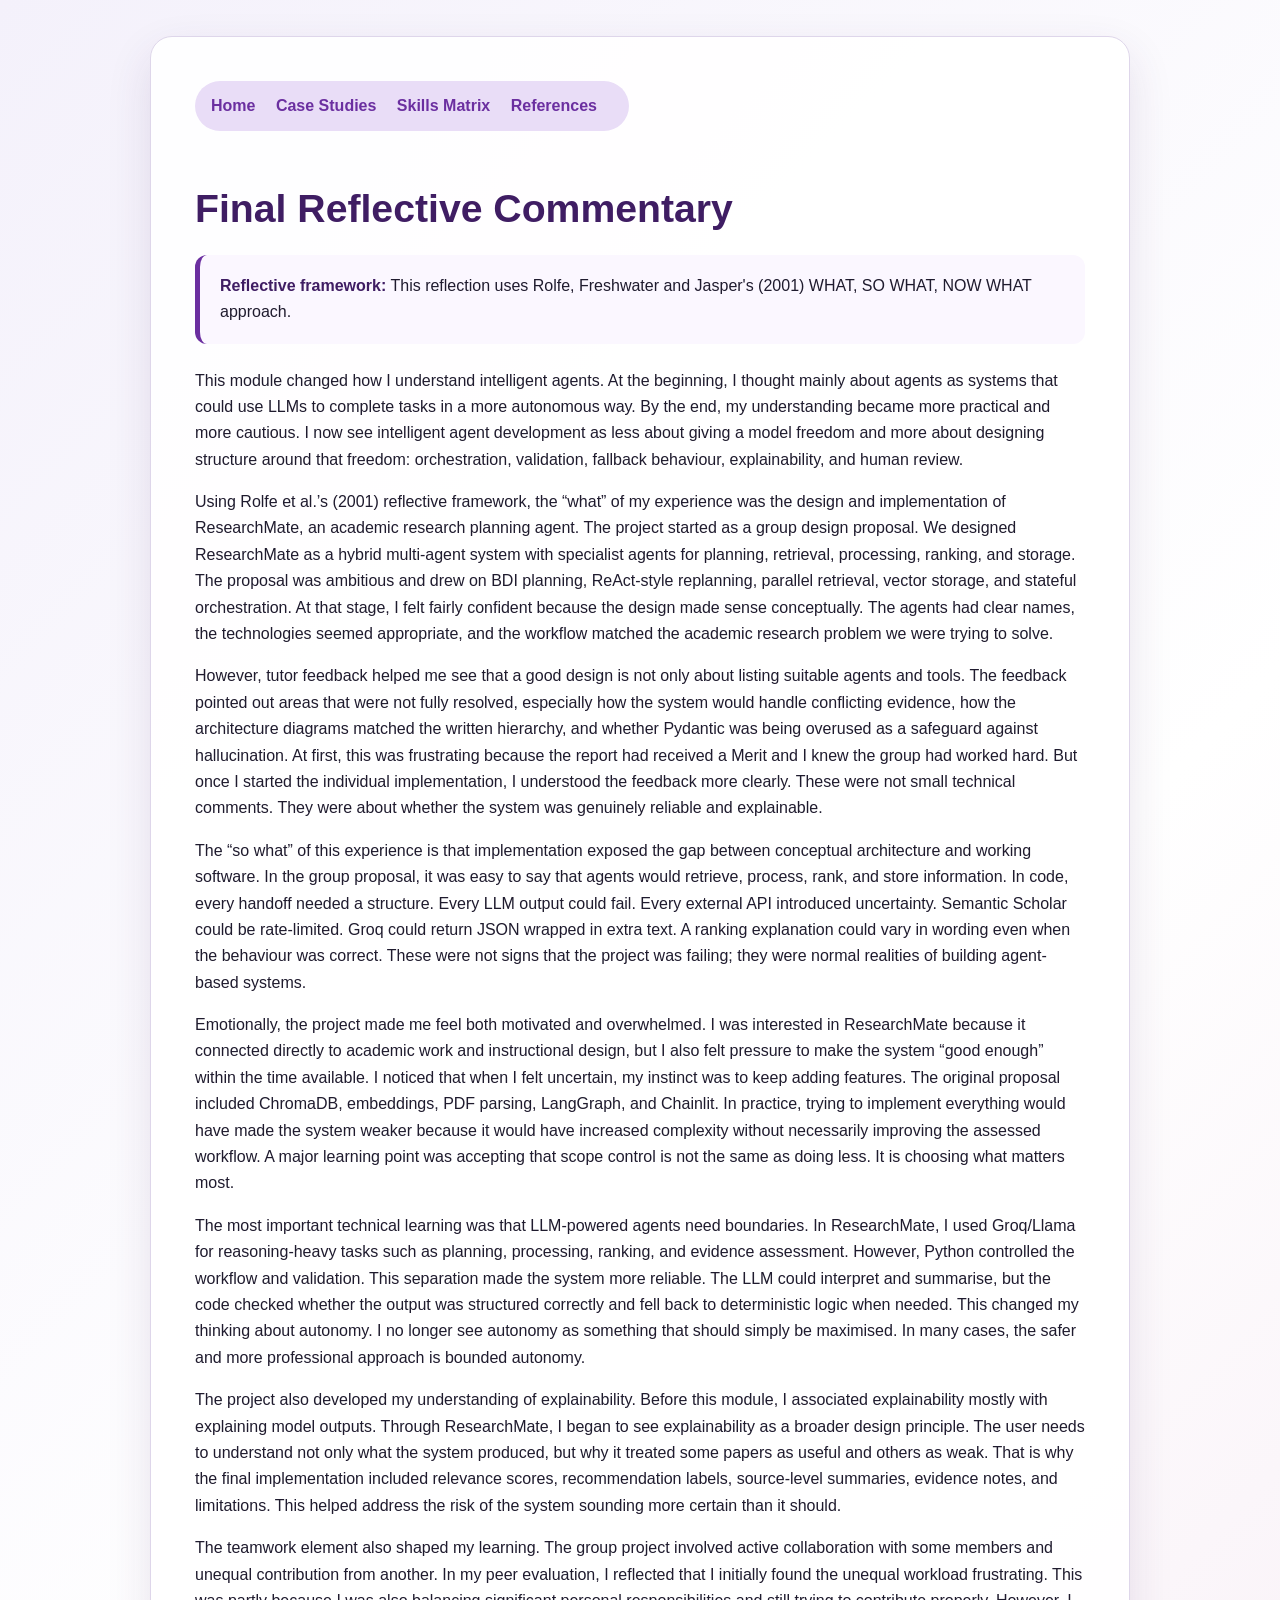
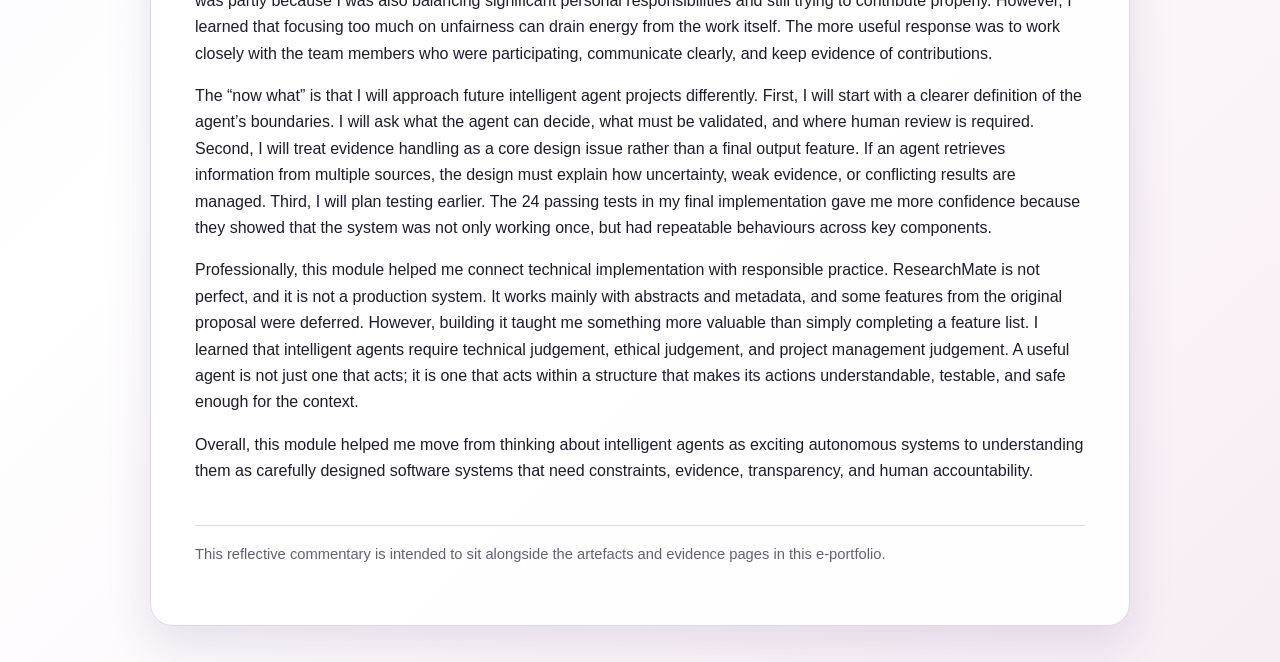
<file: reflection.html>
﻿<!DOCTYPE html>
<html lang="en">
<head>
  <meta charset="UTF-8">
  <title>Final Reflective Commentary | Intelligent Agents E-Portfolio</title>
  <link rel="stylesheet" href="style.css">
</head>
<body>
<main>
<nav>
  <a href="index.html">Home</a>
  <a href="case-studies.html">Case Studies</a>
  <a href="skills-matrix.html">Skills Matrix</a>
  <a href="references.html">References</a>
</nav>

<h1>Final Reflective Commentary</h1>

<section class="callout">
  <strong>Reflective framework:</strong> This reflection uses Rolfe, Freshwater and Jasper's (2001) WHAT, SO WHAT, NOW WHAT approach.
</section>

<p>
This module changed how I understand intelligent agents. At the beginning, I thought mainly about agents as systems that could use LLMs to complete tasks in a more autonomous way. By the end, my understanding became more practical and more cautious. I now see intelligent agent development as less about giving a model freedom and more about designing structure around that freedom: orchestration, validation, fallback behaviour, explainability, and human review.
</p>

<p>
Using Rolfe et al.’s (2001) reflective framework, the “what” of my experience was the design and implementation of ResearchMate, an academic research planning agent. The project started as a group design proposal. We designed ResearchMate as a hybrid multi-agent system with specialist agents for planning, retrieval, processing, ranking, and storage. The proposal was ambitious and drew on BDI planning, ReAct-style replanning, parallel retrieval, vector storage, and stateful orchestration. At that stage, I felt fairly confident because the design made sense conceptually. The agents had clear names, the technologies seemed appropriate, and the workflow matched the academic research problem we were trying to solve.
</p>

<p>
However, tutor feedback helped me see that a good design is not only about listing suitable agents and tools. The feedback pointed out areas that were not fully resolved, especially how the system would handle conflicting evidence, how the architecture diagrams matched the written hierarchy, and whether Pydantic was being overused as a safeguard against hallucination. At first, this was frustrating because the report had received a Merit and I knew the group had worked hard. But once I started the individual implementation, I understood the feedback more clearly. These were not small technical comments. They were about whether the system was genuinely reliable and explainable.
</p>

<p>
The “so what” of this experience is that implementation exposed the gap between conceptual architecture and working software. In the group proposal, it was easy to say that agents would retrieve, process, rank, and store information. In code, every handoff needed a structure. Every LLM output could fail. Every external API introduced uncertainty. Semantic Scholar could be rate-limited. Groq could return JSON wrapped in extra text. A ranking explanation could vary in wording even when the behaviour was correct. These were not signs that the project was failing; they were normal realities of building agent-based systems.
</p>

<p>
Emotionally, the project made me feel both motivated and overwhelmed. I was interested in ResearchMate because it connected directly to academic work and instructional design, but I also felt pressure to make the system “good enough” within the time available. I noticed that when I felt uncertain, my instinct was to keep adding features. The original proposal included ChromaDB, embeddings, PDF parsing, LangGraph, and Chainlit. In practice, trying to implement everything would have made the system weaker because it would have increased complexity without necessarily improving the assessed workflow. A major learning point was accepting that scope control is not the same as doing less. It is choosing what matters most.
</p>

<p>
The most important technical learning was that LLM-powered agents need boundaries. In ResearchMate, I used Groq/Llama for reasoning-heavy tasks such as planning, processing, ranking, and evidence assessment. However, Python controlled the workflow and validation. This separation made the system more reliable. The LLM could interpret and summarise, but the code checked whether the output was structured correctly and fell back to deterministic logic when needed. This changed my thinking about autonomy. I no longer see autonomy as something that should simply be maximised. In many cases, the safer and more professional approach is bounded autonomy.
</p>

<p>
The project also developed my understanding of explainability. Before this module, I associated explainability mostly with explaining model outputs. Through ResearchMate, I began to see explainability as a broader design principle. The user needs to understand not only what the system produced, but why it treated some papers as useful and others as weak. That is why the final implementation included relevance scores, recommendation labels, source-level summaries, evidence notes, and limitations. This helped address the risk of the system sounding more certain than it should.
</p>

<p>
The teamwork element also shaped my learning. The group project involved active collaboration with some members and unequal contribution from another. In my peer evaluation, I reflected that I initially found the unequal workload frustrating. This was partly because I was also balancing significant personal responsibilities and still trying to contribute properly. However, I learned that focusing too much on unfairness can drain energy from the work itself. The more useful response was to work closely with the team members who were participating, communicate clearly, and keep evidence of contributions.
</p>

<p>
The “now what” is that I will approach future intelligent agent projects differently. First, I will start with a clearer definition of the agent’s boundaries. I will ask what the agent can decide, what must be validated, and where human review is required. Second, I will treat evidence handling as a core design issue rather than a final output feature. If an agent retrieves information from multiple sources, the design must explain how uncertainty, weak evidence, or conflicting results are managed. Third, I will plan testing earlier. The 24 passing tests in my final implementation gave me more confidence because they showed that the system was not only working once, but had repeatable behaviours across key components.
</p>

<p>
Professionally, this module helped me connect technical implementation with responsible practice. ResearchMate is not perfect, and it is not a production system. It works mainly with abstracts and metadata, and some features from the original proposal were deferred. However, building it taught me something more valuable than simply completing a feature list. I learned that intelligent agents require technical judgement, ethical judgement, and project management judgement. A useful agent is not just one that acts; it is one that acts within a structure that makes its actions understandable, testable, and safe enough for the context.
</p>

<p>
Overall, this module helped me move from thinking about intelligent agents as exciting autonomous systems to understanding them as carefully designed software systems that need constraints, evidence, transparency, and human accountability.
</p>

<p class="footer-note">This reflective commentary is intended to sit alongside the artefacts and evidence pages in this e-portfolio.</p>
</main>
</body>
</html>
</file>
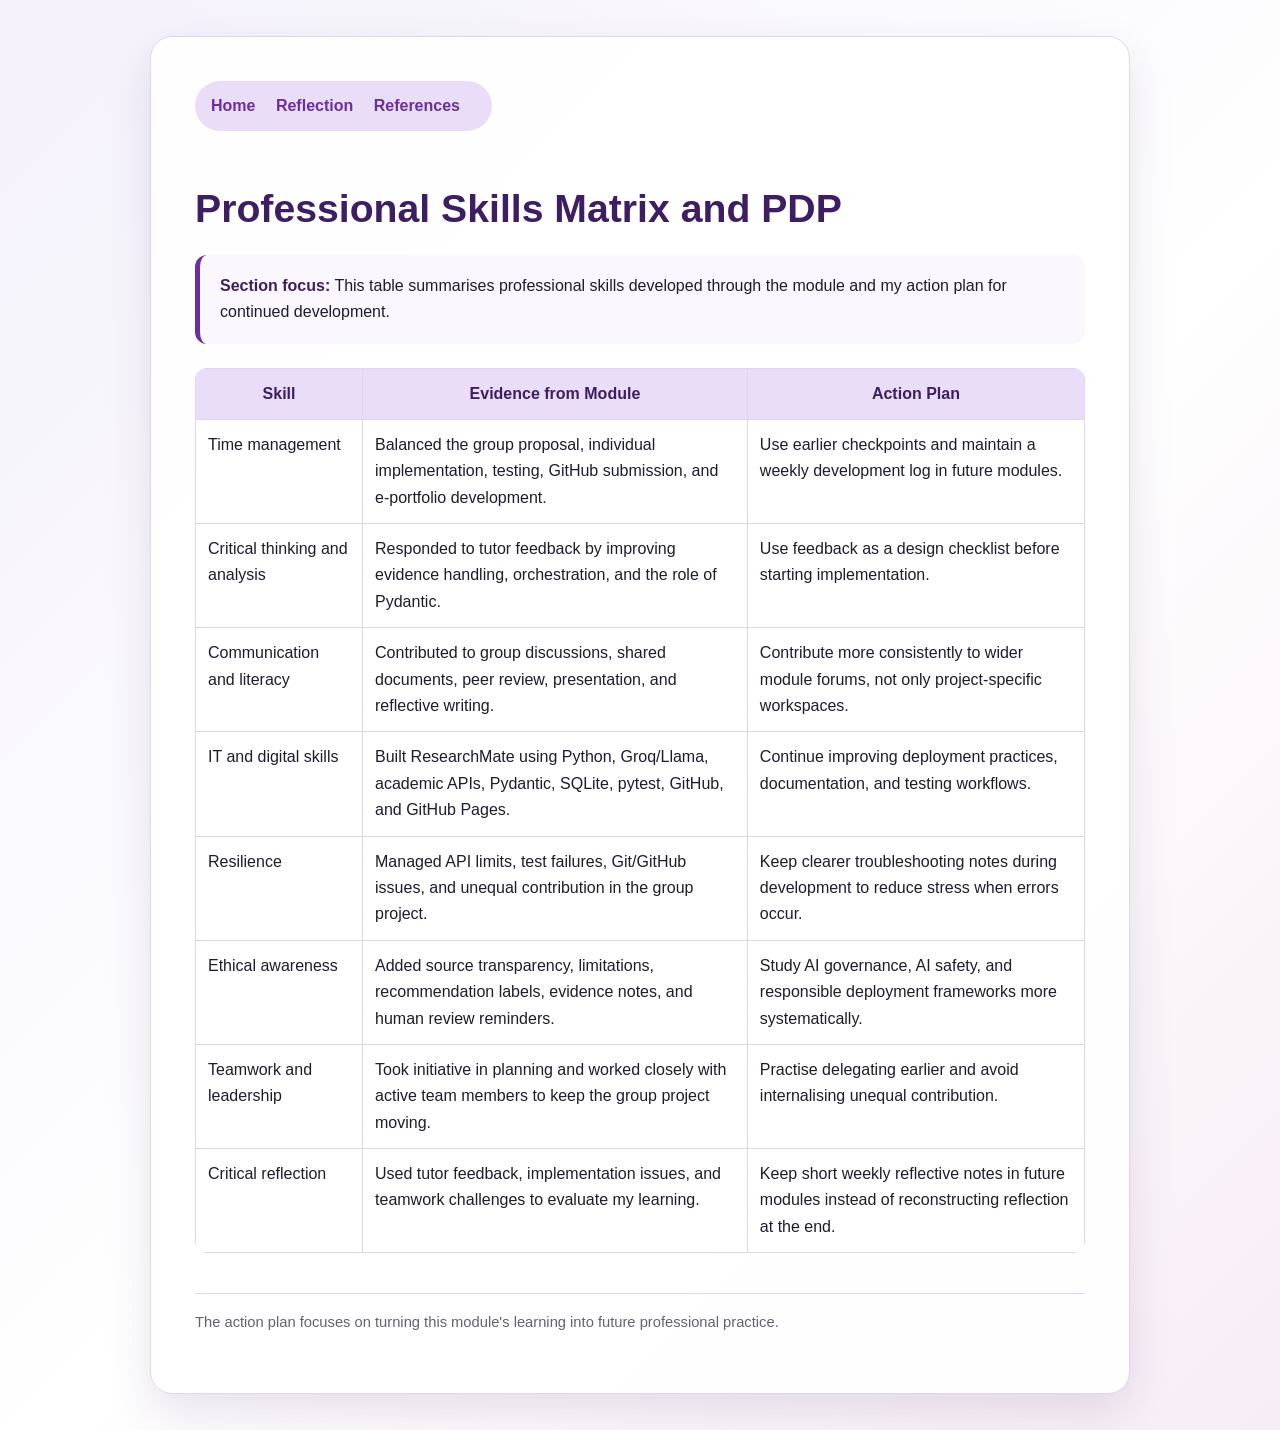
<file: skills-matrix.html>
﻿<!DOCTYPE html>
<html lang="en">
<head>
  <meta charset="UTF-8">
  <title>Professional Skills Matrix | Intelligent Agents E-Portfolio</title>
  <link rel="stylesheet" href="style.css">
</head>
<body>
<main>
<nav>
  <a href="index.html">Home</a>
  <a href="reflection.html">Reflection</a>
  <a href="references.html">References</a>
</nav>

<h1>Professional Skills Matrix and PDP</h1>

<section class="callout">
  <strong>Section focus:</strong> This table summarises professional skills developed through the module and my action plan for continued development.
</section>

<table>
<tr>
<th>Skill</th>
<th>Evidence from Module</th>
<th>Action Plan</th>
</tr>
<tr>
<td>Time management</td>
<td>Balanced the group proposal, individual implementation, testing, GitHub submission, and e-portfolio development.</td>
<td>Use earlier checkpoints and maintain a weekly development log in future modules.</td>
</tr>
<tr>
<td>Critical thinking and analysis</td>
<td>Responded to tutor feedback by improving evidence handling, orchestration, and the role of Pydantic.</td>
<td>Use feedback as a design checklist before starting implementation.</td>
</tr>
<tr>
<td>Communication and literacy</td>
<td>Contributed to group discussions, shared documents, peer review, presentation, and reflective writing.</td>
<td>Contribute more consistently to wider module forums, not only project-specific workspaces.</td>
</tr>
<tr>
<td>IT and digital skills</td>
<td>Built ResearchMate using Python, Groq/Llama, academic APIs, Pydantic, SQLite, pytest, GitHub, and GitHub Pages.</td>
<td>Continue improving deployment practices, documentation, and testing workflows.</td>
</tr>
<tr>
<td>Resilience</td>
<td>Managed API limits, test failures, Git/GitHub issues, and unequal contribution in the group project.</td>
<td>Keep clearer troubleshooting notes during development to reduce stress when errors occur.</td>
</tr>
<tr>
<td>Ethical awareness</td>
<td>Added source transparency, limitations, recommendation labels, evidence notes, and human review reminders.</td>
<td>Study AI governance, AI safety, and responsible deployment frameworks more systematically.</td>
</tr>
<tr>
<td>Teamwork and leadership</td>
<td>Took initiative in planning and worked closely with active team members to keep the group project moving.</td>
<td>Practise delegating earlier and avoid internalising unequal contribution.</td>
</tr>
<tr>
<td>Critical reflection</td>
<td>Used tutor feedback, implementation issues, and teamwork challenges to evaluate my learning.</td>
<td>Keep short weekly reflective notes in future modules instead of reconstructing reflection at the end.</td>
</tr>
</table>

<p class="footer-note">The action plan focuses on turning this module's learning into future professional practice.</p>
</main>
</body>
</html>
</file>
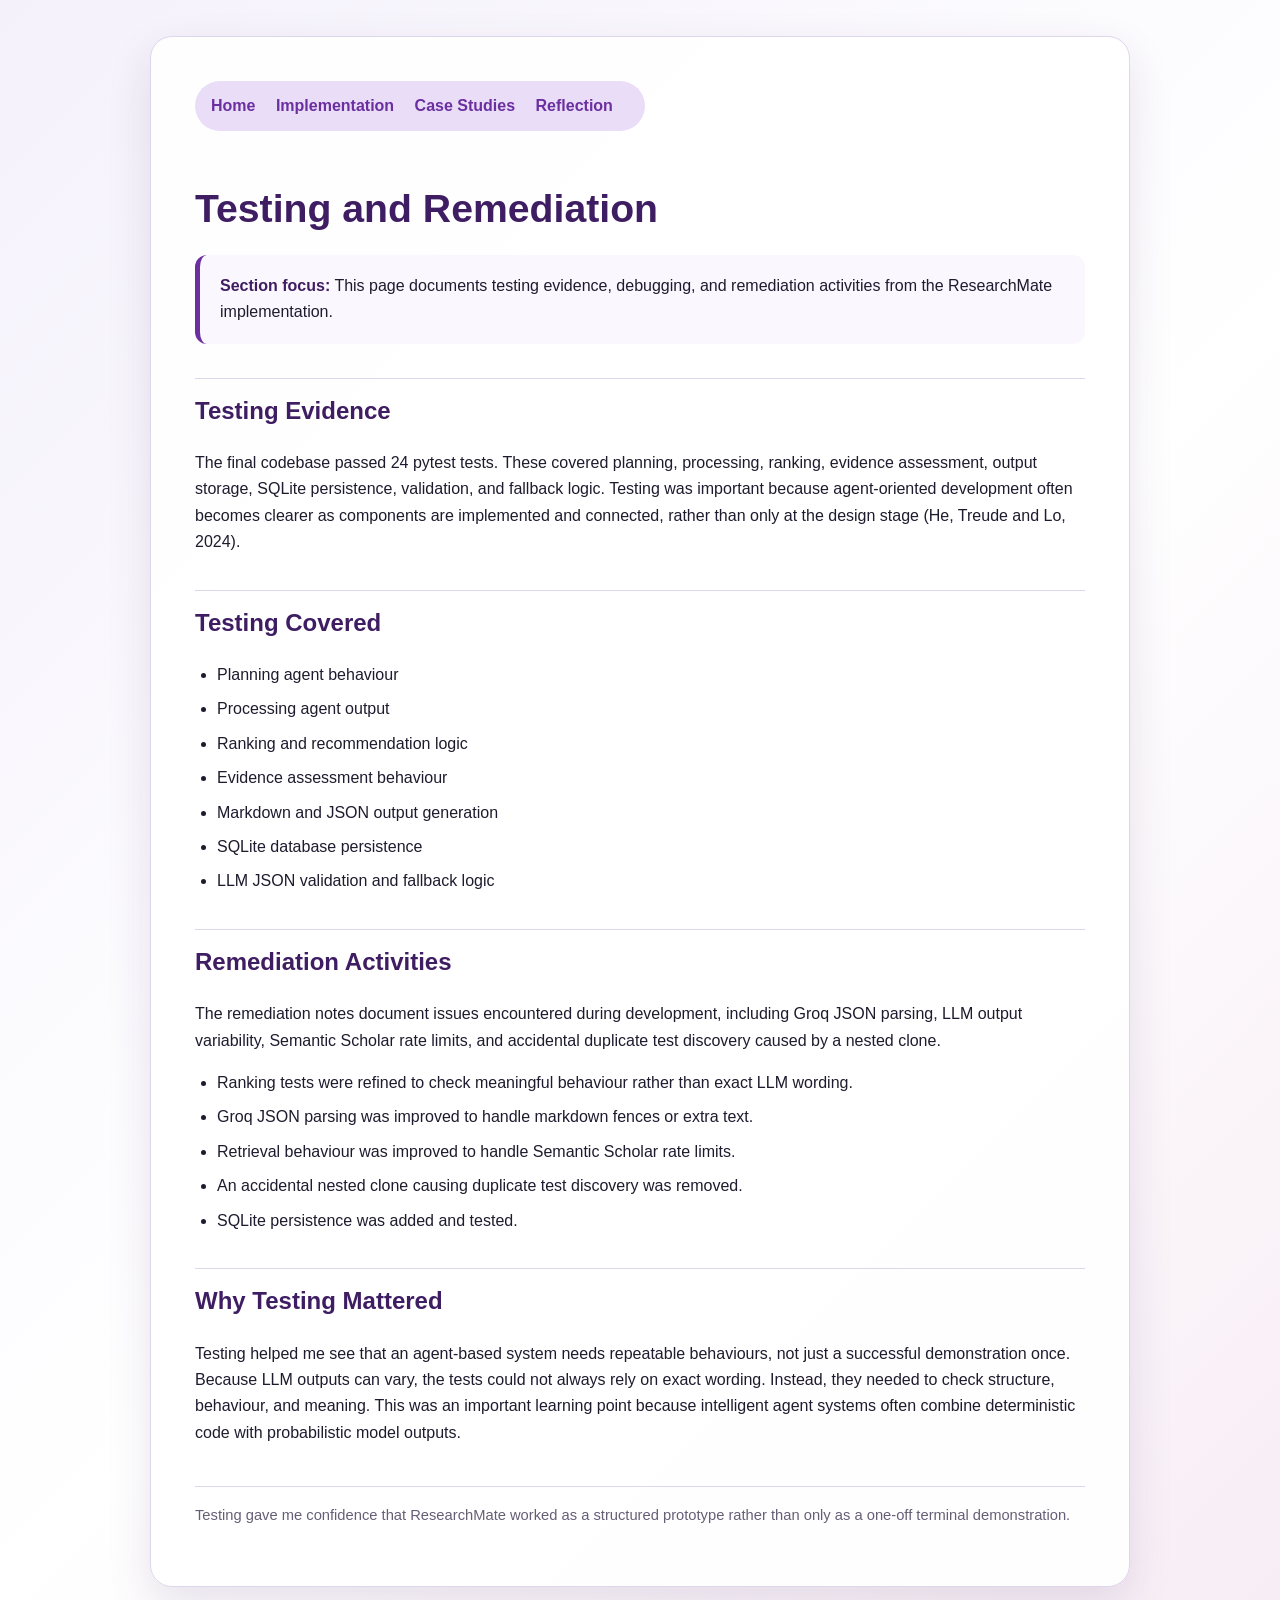
<file: testing-remediation.html>
﻿<!DOCTYPE html>
<html lang="en">
<head>
  <meta charset="UTF-8">
  <title>Testing and Remediation | Intelligent Agents E-Portfolio</title>
  <link rel="stylesheet" href="style.css">
</head>
<body>
<main>
<nav>
  <a href="index.html">Home</a>
  <a href="individual-implementation.html">Implementation</a>
  <a href="case-studies.html">Case Studies</a>
  <a href="reflection.html">Reflection</a>
</nav>

<h1>Testing and Remediation</h1>

<section class="callout">
  <strong>Section focus:</strong> This page documents testing evidence, debugging, and remediation activities from the ResearchMate implementation.
</section>

<h2>Testing Evidence</h2>
<p>
The final codebase passed 24 pytest tests. These covered planning, processing, ranking, evidence assessment, output storage, SQLite persistence, validation, and fallback logic. Testing was important because agent-oriented development often becomes clearer as components are implemented and connected, rather than only at the design stage (He, Treude and Lo, 2024).
</p>

<h2>Testing Covered</h2>
<ul>
  <li>Planning agent behaviour</li>
  <li>Processing agent output</li>
  <li>Ranking and recommendation logic</li>
  <li>Evidence assessment behaviour</li>
  <li>Markdown and JSON output generation</li>
  <li>SQLite database persistence</li>
  <li>LLM JSON validation and fallback logic</li>
</ul>

<h2>Remediation Activities</h2>
<p>
The remediation notes document issues encountered during development, including Groq JSON parsing, LLM output variability, Semantic Scholar rate limits, and accidental duplicate test discovery caused by a nested clone.
</p>

<ul>
  <li>Ranking tests were refined to check meaningful behaviour rather than exact LLM wording.</li>
  <li>Groq JSON parsing was improved to handle markdown fences or extra text.</li>
  <li>Retrieval behaviour was improved to handle Semantic Scholar rate limits.</li>
  <li>An accidental nested clone causing duplicate test discovery was removed.</li>
  <li>SQLite persistence was added and tested.</li>
</ul>

<h2>Why Testing Mattered</h2>
<p>
Testing helped me see that an agent-based system needs repeatable behaviours, not just a successful demonstration once. Because LLM outputs can vary, the tests could not always rely on exact wording. Instead, they needed to check structure, behaviour, and meaning. This was an important learning point because intelligent agent systems often combine deterministic code with probabilistic model outputs.
</p>

<p class="footer-note">Testing gave me confidence that ResearchMate worked as a structured prototype rather than only as a one-off terminal demonstration.</p>
</main>
</body>
</html>
</file>
<file: style.css>
﻿:root {
  --bg: #f4f1fb;
  --card: #ffffff;
  --text: #1f1b2e;
  --muted: #655f76;
  --purple: #6b2fa0;
  --purple-dark: #3f1d63;
  --lavender: #e9ddf7;
  --border: #ded6ea;
  --accent: #b85c9e;
}

* {
  box-sizing: border-box;
}

body {
  font-family: Arial, Helvetica, sans-serif;
  line-height: 1.65;
  background: linear-gradient(135deg, #f4f1fb 0%, #ffffff 55%, #f7edf5 100%);
  color: var(--text);
  margin: 0;
  padding: 0;
}

main {
  max-width: 980px;
  margin: 36px auto;
  background: rgba(255, 255, 255, 0.94);
  padding: 44px;
  border-radius: 22px;
  box-shadow: 0 18px 45px rgba(63, 29, 99, 0.12);
  border: 1px solid var(--border);
}

h1 {
  font-size: 2.45rem;
  line-height: 1.15;
  color: var(--purple-dark);
  margin-bottom: 10px;
}

h2 {
  color: var(--purple-dark);
  margin-top: 34px;
  padding-top: 12px;
  border-top: 1px solid var(--border);
}

h3 {
  color: var(--purple);
}

p {
  color: var(--text);
}

strong {
  color: var(--purple-dark);
}

a {
  color: var(--purple);
  font-weight: 600;
  text-decoration: none;
}

a:hover {
  text-decoration: underline;
}

nav {
  margin-bottom: 28px;
  background: var(--lavender);
  padding: 12px 16px;
  border-radius: 999px;
  display: inline-block;
}

nav a {
  margin-right: 16px;
}

ul {
  padding-left: 22px;
}

li {
  margin-bottom: 8px;
}

table {
  border-collapse: collapse;
  width: 100%;
  margin-top: 20px;
  background: white;
  border-radius: 12px;
  overflow: hidden;
}

th, td {
  border: 1px solid var(--border);
  padding: 12px;
  vertical-align: top;
}

th {
  background: var(--lavender);
  color: var(--purple-dark);
}

.hero {
  background: linear-gradient(135deg, var(--purple-dark), var(--purple));
  color: white;
  padding: 36px;
  border-radius: 20px;
  margin-bottom: 30px;
}

.hero h1,
.hero p,
.hero strong {
  color: white;
}

.hero p {
  max-width: 780px;
}

.badge-row {
  display: flex;
  flex-wrap: wrap;
  gap: 10px;
  margin-top: 18px;
}

.badge {
  background: rgba(255, 255, 255, 0.18);
  color: white;
  padding: 8px 12px;
  border-radius: 999px;
  font-size: 0.92rem;
  border: 1px solid rgba(255, 255, 255, 0.25);
}

.card-grid {
  display: grid;
  grid-template-columns: repeat(auto-fit, minmax(235px, 1fr));
  gap: 18px;
  margin-top: 22px;
}

.card {
  background: white;
  border: 1px solid var(--border);
  border-radius: 18px;
  padding: 20px;
  box-shadow: 0 8px 22px rgba(63, 29, 99, 0.08);
}

.card h3 {
  margin-top: 0;
}

.callout {
  background: #fbf7ff;
  border-left: 5px solid var(--purple);
  padding: 18px 20px;
  border-radius: 12px;
  margin: 24px 0;
}

.footer-note {
  margin-top: 40px;
  color: var(--muted);
  font-size: 0.92rem;
  border-top: 1px solid var(--border);
  padding-top: 16px;
}

@media (max-width: 700px) {
  main {
    margin: 16px;
    padding: 24px;
  }

  h1 {
    font-size: 2rem;
  }

  .hero {
    padding: 24px;
  }

  nav {
    border-radius: 16px;
  }

  nav a {
    display: block;
    margin: 6px 0;
  }
}
</file>
